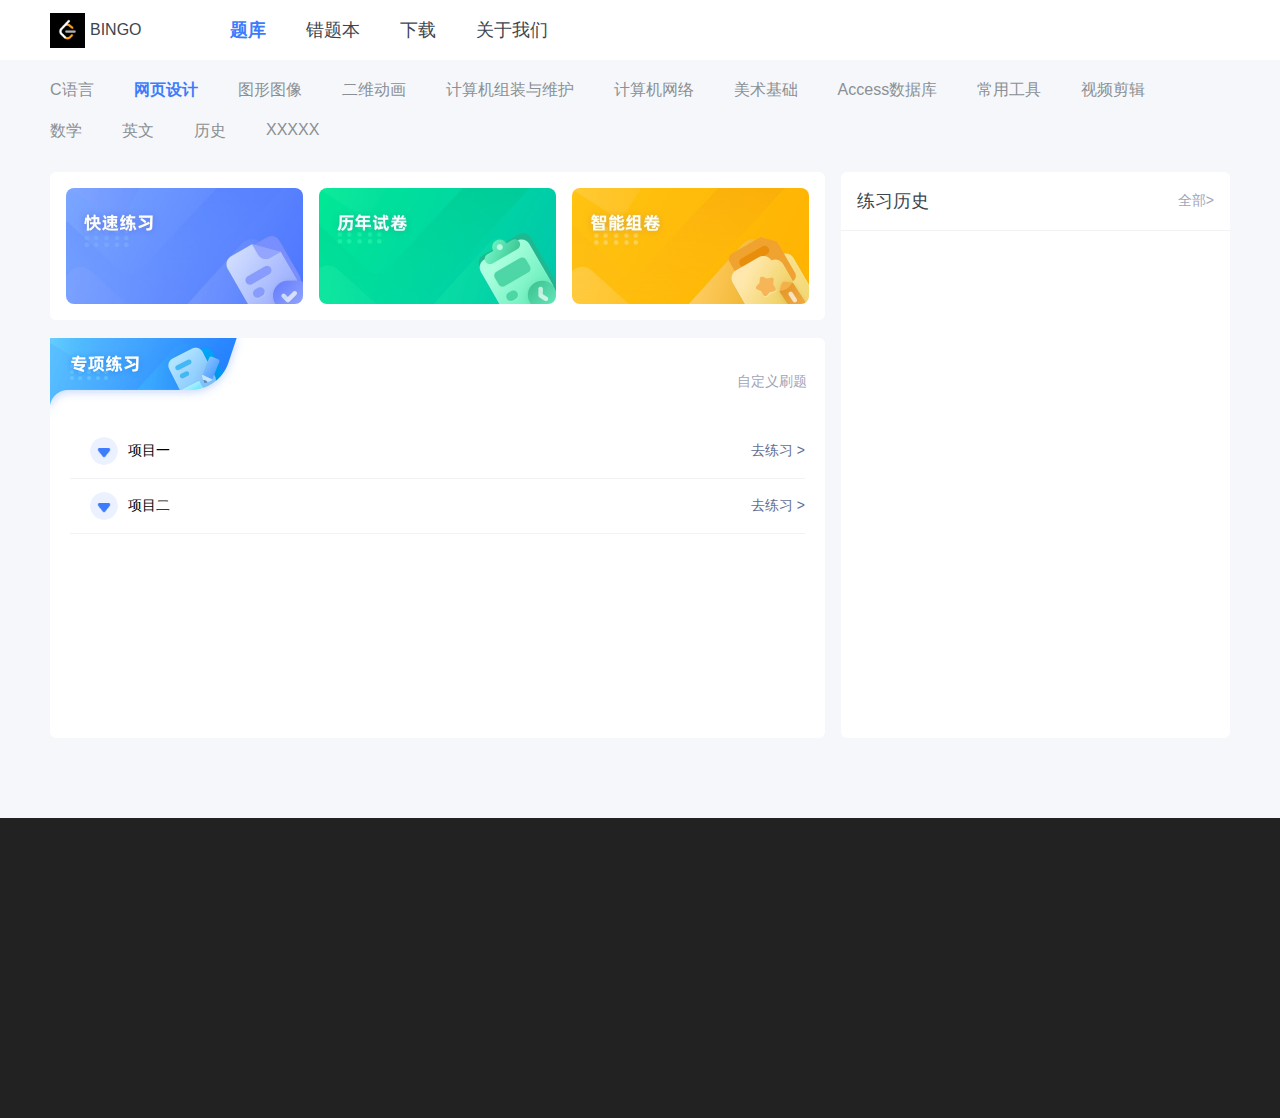
<file: index.html>
<head>
	<meta charset="UTF-8">
	<meta name="viewport" content="width=device-width, initial-scale=1.0">
	<title>BINGO - 中职</title>
	<link rel="stylesheet" href="css/base.css" />
	<link rel="stylesheet" href="css/index.css" />
</head>
<body>
	<!-- 头部 -->
	<header>
		<div class="header-logo">
			<img src="images/logo.ico" alt="">
			<span>BINGO</span>
		</div>
		<div class="header-center">
			<ul>
				<li class="header-center-cur">题库</li>
				<li>错题本</li>
				<li>下载</li>
				<li>关于我们</li>
			</ul>
		</div>
		<div class="header-right"></div>
	</header>
	<div class="main">
		<!-- 导航 课程 -->
		<nav>
			<li class="nav">
				<p>C语言</p>
			</li>
			<li class="nav">
				<p class="nav-cur">网页设计</p>
			</li>
			<li class="nav">
				<p>图形图像</p>
			</li>
			<li class="nav">
				<p>二维动画</p>
			</li>
			<li class="nav">
				<p>计算机组装与维护</p>
			</li>
			<li class="nav">
				<p>计算机网络</p>
			</li>
			<li class="nav">
				<p>美术基础</p>
			</li>
			<li class="nav">
				<p>Access数据库</p>
			</li>
			<li class="nav">
				<p>常用工具</p>
			</li>
			<li class="nav">
				<p>视频剪辑</p>
			</li>
			<li class="nav">
				<p>数学</p>
			</li>
			<li class="nav">
				<p>英文</p>
			</li>
			<li class="nav">
				<p>历史</p>
			</li>
			<li class="nav">
				<p>XXXXX</p>
			</li>
		</nav>
		<div class="exam">
			<div class="exam-left">
				<div class="exam-left-top">
					<div class="exam-exercice exercice1"></div>
					<div class="exam-exercice exercice2"></div>
					<div class="exam-exercice exercice3"></div>
				</div>
				<div class="exam-left-bottom">
					<div class="exam-left-bottom-up">
						<div class="img"></div>
						<a href="">自定义刷题</a>
					</div>
					<div class="exam-left-bottom-bottom">
						<ul>
							<li>
								<div class="content">
									<div>
										<span class="icon-direction"></span>
										<p>项目一</p>
									</div>
									
									<span>去练习 &gt;</span>
								</div>
							</li>
							<li>
								<div class="content">
									<div>
										<span class="icon-direction"></span>
										<p>项目二</p>
									</div>
									
									<span>去练习 &gt;</span>
								</div>
							</li>
						</ul>
					</div>
				</div>
			</div>
			<div class="exam-right">
				<div class="exam-right-history">
					<p>练习历史</p>
					<a href="">全部&gt;</a>
				</div>
				<div class="divider"></div>
				<div class="exam-right-bottom">
					

				</div>
			</div>
		</div>
	</div>
	</div>
	<!-- 页脚 -->
	<footer>
	</footer>
</body>
</file>
<file: css/base.css>
* {
	margin: 0;
	padding: 0;
	box-sizing: border-box;
	font-size: 14px;
	box-sizing: border-box;
}

ul, ol, li {
    list-style: none;
}

a {
    text-decoration: none;
}

body{
	font-family: -apple-system,BlinkMacSystemFont,PingFang SC,Segoe UI,Microsoft YaHei,Hiragino Sans GB,Helvetica Neue,Helvetica,Arial,sans-serif;
}
</file>
<file: css/index.css>
header{
	width: 1180px;
	height: 60px;
	margin-left: auto;
	margin-right: auto;
	background-color: #FFFFFF;
	display: flex;
}

.header-logo{
	height: 100%;
	width: 180px;
	display: flex;
	align-items: center;
}
.header-logo img{
	width: 35px;
	height: 35px;	
}

.header-logo span{
	margin-left: 5px;
	color: #3c464f;
	font-size: 16px;
}

.header-center{
	display: flex;
	
}
.header-center ul{
	display: flex;
	align-items: center;
}
.header-center ul li{
	font-size: 18px;
	margin-right: 40px;
	color: #3c464f;
}

.header-center ul li.header-center-cur{
	color: #3c7cfc;
	font-weight: bolder;
}



.main{	
	background-color: #F6F7FA;
}


/* 导航 */
nav{
	width: 1180px;
	margin-left: auto;
	margin-right: auto;
	display: flex;
	flex-wrap: wrap;
}
nav li{
	height: 21px;
	margin-right: 40px;
	margin-top: 20px;
}

nav li p{
	font-size: 16px;
	color: #8a9095;

}
nav li p:hover{
	cursor: pointer;
}

nav li p.nav-cur{
	color: #3c7cfc;
	font-weight: bolder;
}

.exam{
	display: flex;
	width: 1180px;
	margin-left: auto;
	margin-right: auto;
	padding-top: 30px;
	padding-bottom: 80px;
	
}

.exam-left{
	width: 775px;
	
}

.exam-left-top{
	height: 148px;
	background-color: #FFFFFF;
	padding: 16px 16px 0;
	border-radius: 6px;
	overflow: hidden;	
	display: flex;
	align-items: center;
	justify-content: space-between;
	margin-bottom: 18px;
}

.exam-exercice{
	width: 237px;
	height: 116px;
	border-radius: 8px;
	/* background-color: #3c7cfc; */
	cursor: pointer;
	margin-bottom: 16px;
}

.exercice1{
	display: inline-block;
	background-size: cover;
	background-repeat: no-repeat;
	background-image: url("../images/card1.jpg");
}
.exercice2{
	display: inline-block;
	background-size: cover;
	background-repeat: no-repeat;
	background-image: url("../images/card2.jpg");
}
.exercice3{
	display: inline-block;
	background-size: cover;
	background-repeat: no-repeat;
	background-image: url("../images/card3.jpg");
}

/* 左边下半部分 */
.exam-left-bottom{
	width: 775px;
	background-color: #FFFFFF;
	border-radius: 6px;
	min-height: 400px;
}

.exam-left-bottom-up{
	height: 86px;
	display: flex;
	justify-content: space-between;
}
.exam-left-bottom-up .img{
	width: 200px;
	background: url("../images/zhuanxiang.png") 50% no-repeat;
	background-size: cover;
}
.exam-left-bottom-up a{
	margin-right: 18px;
	line-height: 86px;
	color: #9ea5bb;
	
}

.exam-left-bottom-bottom{
	
	
}
.exam-left-bottom-bottom ul{
	margin-left: 20px;
	margin-right: 20px;

}


.exam-left-bottom-bottom ul div.content{
	height: 55px;
	border-bottom: 1px solid #f2f2f5;
	display: flex;
	align-items: center;
}
.exam-left-bottom-bottom ul div.content{
	height: 55px;
	border-bottom: 1px solid #f2f2f5;
	display: flex;
	align-items: center;
	justify-content: space-between;
}
.exam-left-bottom-bottom ul div.content div{
	display: flex;
	align-items: center;
	
}
.exam-left-bottom-bottom ul .icon-direction{
	display: inline-block;
	width: 28px;
	height: 28px;
	border-radius: 14px;
	background: url("../images/icon-direction.png") 50% no-repeat;
	background-size: contain;
	margin-right: 10px;
}
.exam-left-bottom-bottom ul .content span{
	margin-left: 20px;
	cursor: pointer;
	color: #636e92;
	font-size: 14px;
}

/* 右边 */
.exam-right{
	flex-grow: 1;
	margin-left: 16px;
	background-color: #FFFFFF;
	border-radius: 6px;
}

.exam-right-history{
	display: flex;
	align-items: center;
	justify-content: space-between;
	margin: 0 16px;
	height: 58px;
}

.exam-right-history p{
	color: #3c464f;
	font-weight: 500;
	font-size: 18px;
}

.exam-right-history a{
	color: #9ea5bb;
	cursor: pointer;
	font-size: 14px;
}

.exam-right .divider{
	width: 100%;
	height: 1px;
	background-color: #f2f2f5;
}

footer{
	height: 300px;
	background-color: #222222;
}
</file>
